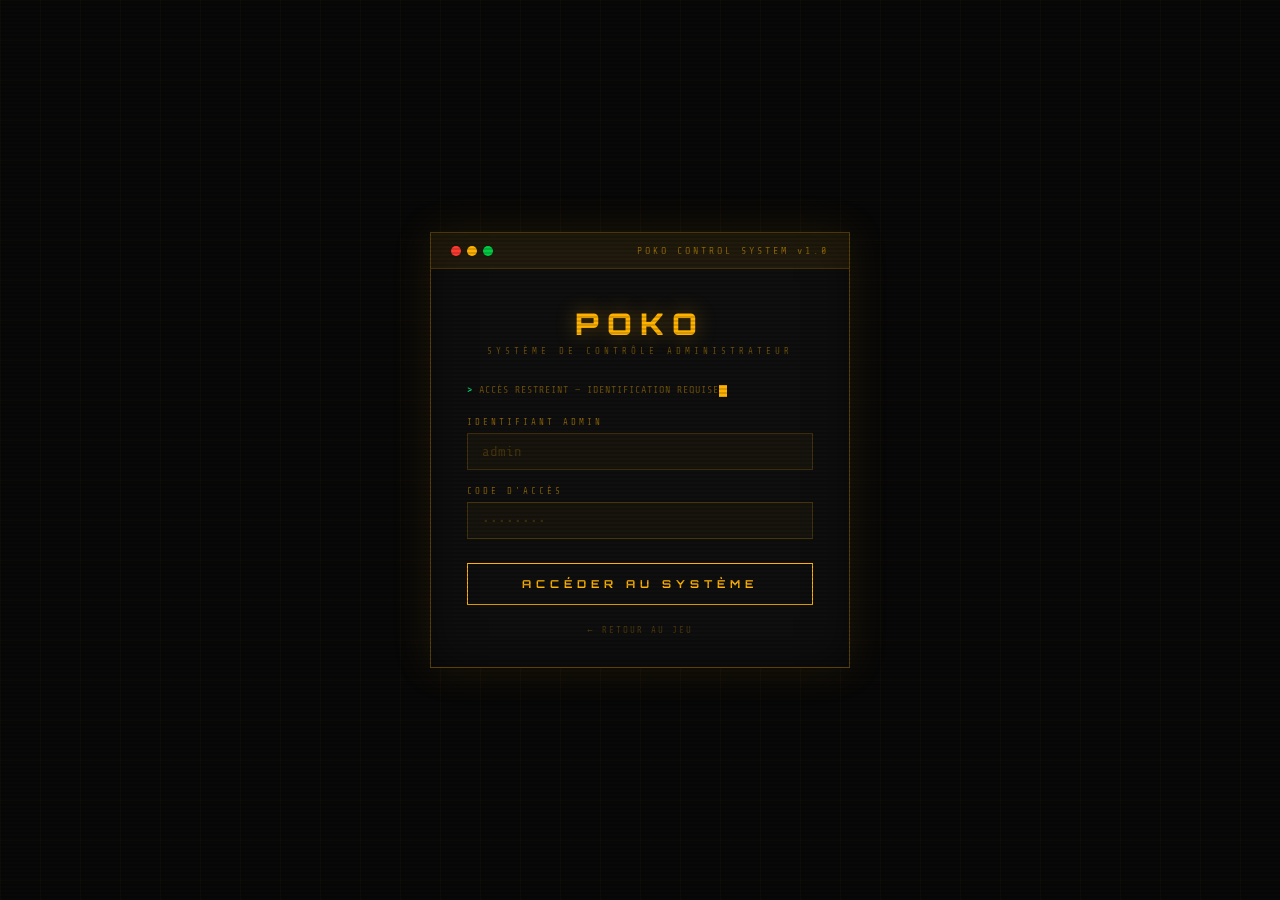
<file: admin-login.html>
<!DOCTYPE html>
<html lang="fr">
<head>
<meta charset="UTF-8">
<meta name="viewport" content="width=device-width, initial-scale=1.0">
<title>POKO — Admin</title>
<link href="https://fonts.googleapis.com/css2?family=Share+Tech+Mono&family=Orbitron:wght@400;700;900&display=swap" rel="stylesheet">
<style>
:root{--amber:#ffb300;--amber-dim:rgba(255,179,0,.15);--red:#ff3333;--green:#00ff88;--bg:#080808;--panel:#0f0f0f;}
*{margin:0;padding:0;box-sizing:border-box;}
body{background:var(--bg);font-family:'Share Tech Mono',monospace;color:var(--amber);min-height:100vh;display:flex;align-items:center;justify-content:center;overflow:hidden;}

/* Scanlines overlay */
body::before{content:'';position:fixed;inset:0;background:repeating-linear-gradient(0deg,transparent,transparent 2px,rgba(0,0,0,.15) 2px,rgba(0,0,0,.15) 4px);pointer-events:none;z-index:100;}
/* Grid pattern */
body::after{content:'';position:fixed;inset:0;background-image:linear-gradient(rgba(255,179,0,.03) 1px,transparent 1px),linear-gradient(90deg,rgba(255,179,0,.03) 1px,transparent 1px);background-size:40px 40px;pointer-events:none;}

.terminal{
  position:relative;z-index:1;
  width:420px;padding:0;
  border:1px solid rgba(255,179,0,.3);
  box-shadow:0 0 40px rgba(255,179,0,.1),inset 0 0 40px rgba(0,0,0,.5);
  background:var(--panel);
  animation:bootUp .8s ease;
}
@keyframes bootUp{from{opacity:0;transform:scale(.96)}to{opacity:1;transform:scale(1)}}

.terminal-header{
  background:rgba(255,179,0,.08);
  border-bottom:1px solid rgba(255,179,0,.2);
  padding:12px 20px;
  display:flex;align-items:center;justify-content:space-between;
}
.terminal-dots{display:flex;gap:6px;}
.dot{width:10px;height:10px;border-radius:50%;}
.dot.r{background:#ff3b30;} .dot.y{background:#ffb300;} .dot.g{background:#00cc44;}
.terminal-title{font-size:10px;letter-spacing:3px;color:rgba(255,179,0,.5);}

.terminal-body{padding:36px 36px 32px;}

.sys-logo{
  font-family:'Orbitron',monospace;font-size:30px;font-weight:900;
  color:var(--amber);letter-spacing:8px;text-align:center;margin-bottom:4px;
  text-shadow:0 0 20px rgba(255,179,0,.4);
}
.sys-sub{font-size:9px;letter-spacing:4px;color:rgba(255,179,0,.4);text-align:center;margin-bottom:28px;}

.prompt-line{
  font-size:10px;color:rgba(255,179,0,.4);
  margin-bottom:20px;letter-spacing:1px;
}
.prompt-line::before{content:'> ';color:var(--green);}

.field{margin-bottom:16px;}
.field label{display:block;font-size:9px;letter-spacing:3px;color:rgba(255,179,0,.5);margin-bottom:6px;text-transform:uppercase;}
.field input{
  width:100%;padding:10px 14px;
  background:rgba(255,179,0,.04);
  border:1px solid rgba(255,179,0,.2);
  color:var(--amber);font-family:'Share Tech Mono',monospace;font-size:14px;
  outline:none;transition:all .2s;
  caret-color:var(--amber);
}
.field input:focus{border-color:rgba(255,179,0,.6);background:rgba(255,179,0,.07);box-shadow:0 0 12px rgba(255,179,0,.1);}
.field input::placeholder{color:rgba(255,179,0,.2);}

.error-line{font-size:11px;color:var(--red);margin-bottom:14px;display:none;letter-spacing:1px;}
.error-line::before{content:'[ERR] ';}
.error-line.show{display:block;}

.btn-access{
  width:100%;padding:13px;margin-top:8px;
  background:transparent;
  border:1px solid var(--amber);
  color:var(--amber);font-family:'Orbitron',monospace;font-size:11px;font-weight:700;
  letter-spacing:5px;text-transform:uppercase;cursor:pointer;
  transition:all .3s;
  position:relative;overflow:hidden;
}
.btn-access::before{
  content:'';position:absolute;inset:0;
  background:var(--amber);transform:translateX(-101%);
  transition:transform .25s ease;
}
.btn-access:hover::before{transform:translateX(0);}
.btn-access:hover{color:#000;}
.btn-access span{position:relative;z-index:1;}

.back-link{
  display:block;text-align:center;margin-top:20px;
  font-size:9px;letter-spacing:2px;color:rgba(255,179,0,.25);
  text-decoration:none;transition:color .2s;
  text-transform:uppercase;
}
.back-link:hover{color:rgba(255,179,0,.6);}

/* Blinking cursor */
.cursor{display:inline-block;width:8px;height:12px;background:var(--amber);animation:blink .8s infinite;vertical-align:middle;}
@keyframes blink{0%,100%{opacity:1}50%{opacity:0}}
</style>
</head>
<body>
<div class="terminal">
  <div class="terminal-header">
    <div class="terminal-dots"><div class="dot r"></div><div class="dot y"></div><div class="dot g"></div></div>
    <div class="terminal-title">POKO CONTROL SYSTEM v1.0</div>
  </div>
  <div class="terminal-body">
    <div class="sys-logo">POKO</div>
    <div class="sys-sub">SYSTÈME DE CONTRÔLE ADMINISTRATEUR</div>
    <div class="prompt-line">ACCÈS RESTREINT — IDENTIFICATION REQUISE<span class="cursor"></span></div>
    <div class="error-line" id="errLine">Identifiants incorrects</div>
    <div class="field"><label>Identifiant admin</label><input type="text" id="adminUser" placeholder="admin" autocomplete="off"></div>
    <div class="field"><label>Code d'accès</label><input type="password" id="adminPass" placeholder="••••••••"></div>
    <button class="btn-access" onclick="doAdminLogin()"><span>ACCÉDER AU SYSTÈME</span></button>
    <a class="back-link" href="index.html">← Retour au jeu</a>
  </div>
</div>
<script>
// Credentials admin (modifiable ici)
const ADMIN_CREDS = { user: 'admin', pass: 'poko2024' };

document.addEventListener('keydown', e => { if(e.key==='Enter') doAdminLogin(); });

function doAdminLogin(){
  const u = document.getElementById('adminUser').value.trim();
  const p = document.getElementById('adminPass').value;
  document.getElementById('errLine').classList.remove('show');

  // Check master admin
  if(u === ADMIN_CREDS.user && p === ADMIN_CREDS.pass){
    sessionStorage.setItem('poko_admin', '1');
    sessionStorage.removeItem('poko_admin_sub');
    window.location.href = 'admin.html';
    return;
  }

  // Check sub-profiles
  try{
    const sps = JSON.parse(localStorage.getItem('poko_subprofiles')||'[]');
    const sp = sps.find(s=>s.user===u && s.pass===btoa(p));
    if(sp){
      sessionStorage.setItem('poko_admin','1');
      sessionStorage.setItem('poko_admin_sub', sp.user);
      window.location.href = 'admin.html';
      return;
    }
  }catch(e){}

  document.getElementById('errLine').classList.add('show');
  document.getElementById('adminPass').value = '';
}
</script>
</body>
</html>
</file>
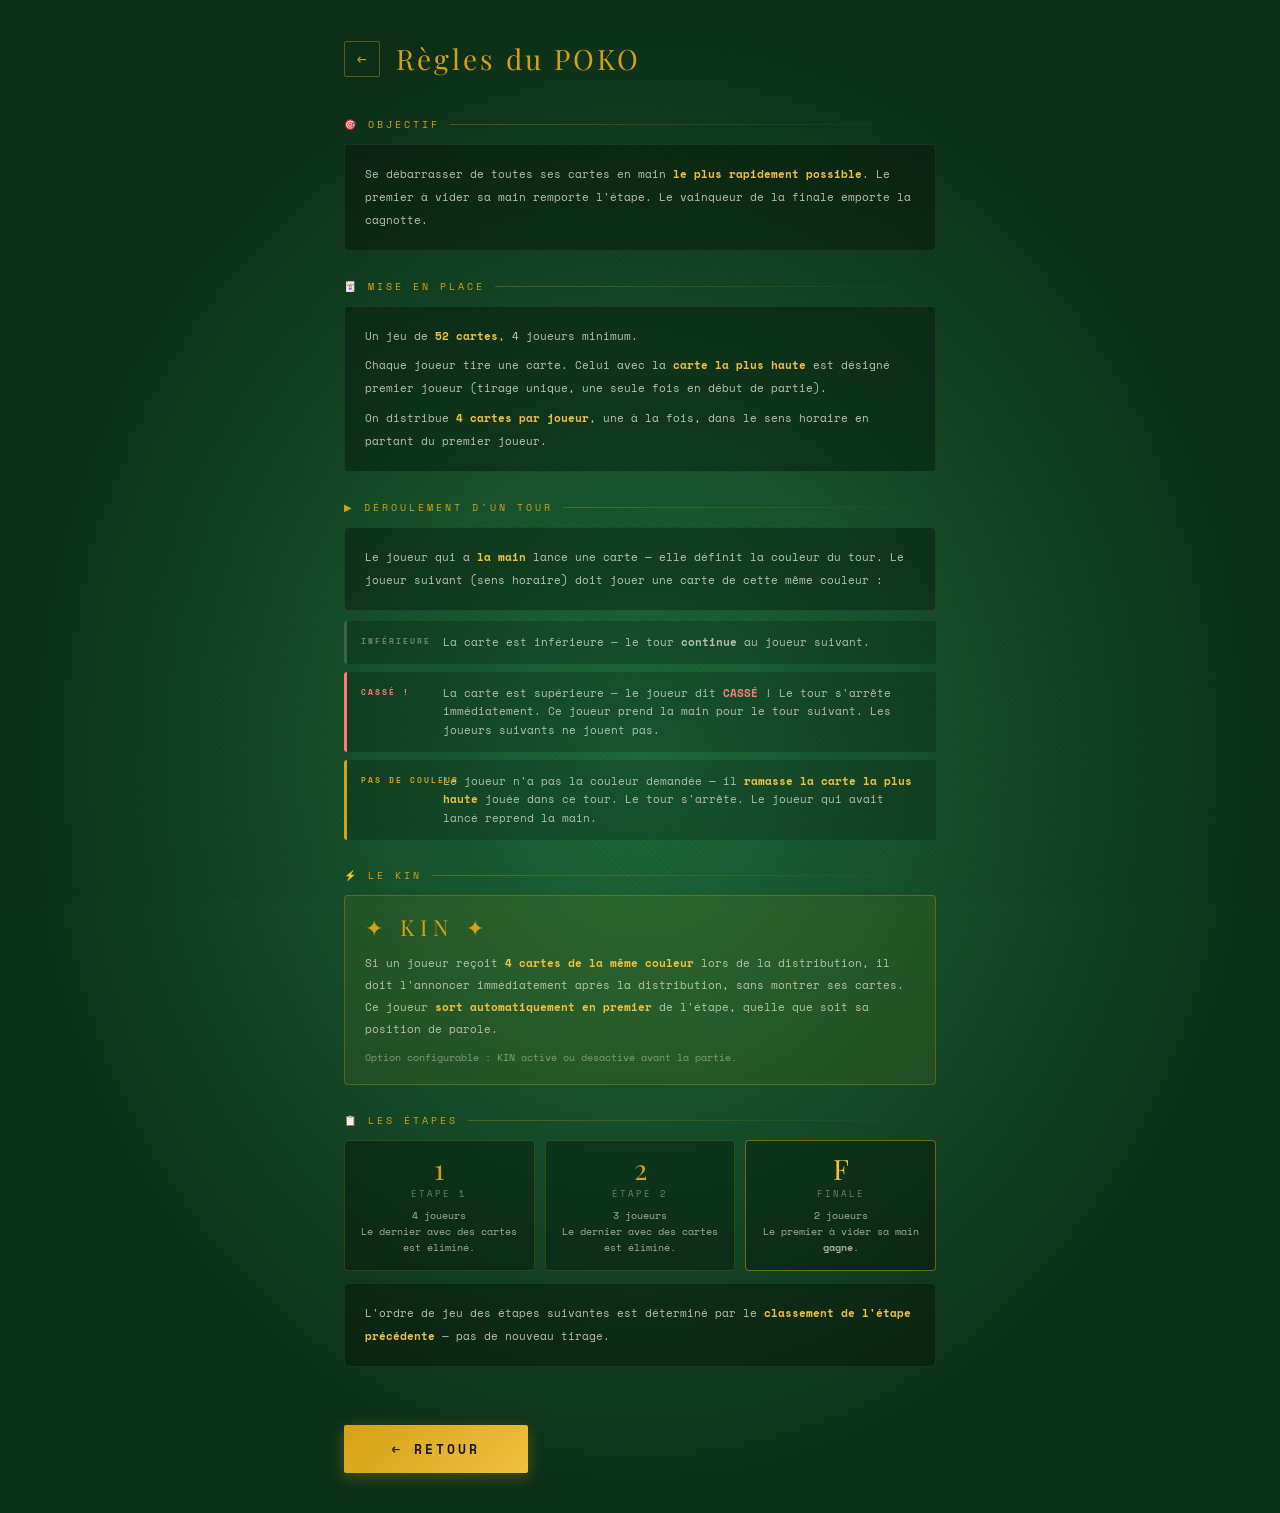
<file: rules.html>
<!DOCTYPE html>
<html lang="fr">
<head>
<meta charset="UTF-8">
<meta name="viewport" content="width=device-width, initial-scale=1.0">
<title>POKO — Règles</title>
<link href="https://fonts.googleapis.com/css2?family=Playfair+Display:wght@400;700;900&family=Space+Mono:wght@400;700&display=swap" rel="stylesheet">
<style>
  :root { --gold:#d4a017; --gold-light:#f0c040; --red:#c0392b; --white:#f5f0e8; }
  * { margin:0; padding:0; box-sizing:border-box; }
  body {
    background: radial-gradient(ellipse at center, #1e6b3a 0%, #0d3018 70%);
    min-height: 100vh;
    font-family: 'Space Mono', monospace;
    color: var(--white);
  }
  body::before {
    content:''; position:fixed; inset:0;
    background-image: repeating-linear-gradient(45deg,transparent,transparent 2px,rgba(0,0,0,.03) 2px,rgba(0,0,0,.03) 4px);
    pointer-events:none; z-index:0;
  }
  .page {
    position: relative; z-index: 1;
    max-width: 640px; margin: 0 auto; padding: 40px 24px;
    animation: fadeIn .5s ease;
  }
  @keyframes fadeIn { from { opacity:0; transform:translateY(16px); } to { opacity:1; transform:translateY(0); } }

  .page-header { display: flex; align-items: center; gap: 16px; margin-bottom: 40px; }
  .back-btn {
    width: 36px; height: 36px; border: 1px solid rgba(212,160,23,.4);
    background: transparent; color: var(--gold); border-radius: 2px;
    cursor: pointer; font-size: 16px; transition: all .2s;
    display: flex; align-items: center; justify-content: center; text-decoration: none; flex-shrink:0;
  }
  .back-btn:hover { background: rgba(212,160,23,.1); }
  .page-title { font-family: 'Playfair Display', serif; font-size: 28px; color: var(--gold); letter-spacing: 3px; }

  .rule-section { margin-bottom: 28px; }
  .rule-title {
    font-size: 10px; letter-spacing: 3px; color: var(--gold);
    text-transform: uppercase; margin-bottom: 12px;
    display: flex; align-items: center; gap: 10px;
  }
  .rule-title::after { content:''; flex:1; height:1px; background: linear-gradient(90deg, rgba(212,160,23,.3), transparent); }

  .rule-card {
    background: rgba(0,0,0,.3); border: 1px solid rgba(255,255,255,.07);
    border-radius: 5px; padding: 18px 20px;
  }
  .rule-card p { font-size: 11px; line-height: 2.1; color: rgba(245,240,232,.75); margin-bottom: 6px; }
  .rule-card p:last-child { margin-bottom: 0; }
  .hl { color: var(--gold-light); font-weight: 700; }
  .red { color: #ff7a7a; font-weight: 700; }

  /* Stage cards */
  .stages { display: flex; gap: 10px; flex-wrap: wrap; margin-top: 10px; }
  .stage-card {
    flex: 1; min-width: 120px;
    background: rgba(0,0,0,.3); border: 1px solid rgba(212,160,23,.2);
    border-radius: 4px; padding: 14px; text-align: center;
  }
  .stage-num { font-family: 'Playfair Display', serif; font-size: 28px; color: var(--gold); line-height: 1; }
  .stage-label { font-size: 9px; letter-spacing: 2px; color: rgba(245,240,232,.4); margin: 4px 0 8px; }
  .stage-desc { font-size: 10px; color: rgba(245,240,232,.65); line-height: 1.6; }

  /* Action cards */
  .actions { display: flex; flex-direction: column; gap: 8px; margin-top: 4px; }
  .action-item {
    display: flex; align-items: flex-start; gap: 12px;
    background: rgba(0,0,0,.2); border-radius: 3px; padding: 12px 14px;
    border-left: 3px solid transparent;
  }
  .action-item.lower { border-left-color: rgba(245,240,232,.2); }
  .action-item.casse  { border-left-color: #ff7a7a; }
  .action-item.nosuit { border-left-color: var(--gold); }
  .action-tag { font-size: 8px; letter-spacing: 2px; font-weight: 700; white-space: nowrap; min-width: 70px; margin-top: 2px; }
  .action-tag.lower { color: rgba(245,240,232,.4); }
  .action-tag.casse  { color: #ff7a7a; }
  .action-tag.nosuit { color: var(--gold); }
  .action-text { font-size: 11px; line-height: 1.7; color: rgba(245,240,232,.7); }

  .kin-box {
    background: rgba(212,160,23,.08); border: 1px solid rgba(212,160,23,.3);
    border-radius: 4px; padding: 16px 20px; margin-top: 10px;
  }
  .kin-title { font-family: 'Playfair Display', serif; font-size: 22px; color: var(--gold); letter-spacing: 6px; margin-bottom: 10px; }
  .kin-box p { font-size: 11px; line-height: 2; color: rgba(245,240,232,.7); }

  .btn {
    background: linear-gradient(135deg, var(--gold), var(--gold-light));
    color: #1a1a1a; border: none; padding: 14px 48px;
    font-family: 'Space Mono', monospace; font-size: 13px; font-weight: 700;
    letter-spacing: 3px; text-transform: uppercase; cursor: pointer;
    border-radius: 2px; transition: all .2s; text-decoration: none;
    display: inline-block; margin-top: 30px;
    box-shadow: 0 4px 15px rgba(212,160,23,.3);
  }
  .btn:hover { transform: translateY(-2px); box-shadow: 0 8px 25px rgba(212,160,23,.5); }
</style>
</head>
<body>
<div class="page">

  <div class="page-header">
    <a href="index.html" class="back-btn">←</a>
    <div class="page-title">Règles du POKO</div>
  </div>

  <!-- Objectif -->
  <div class="rule-section">
    <div class="rule-title">🎯 Objectif</div>
    <div class="rule-card">
      <p>Se débarrasser de toutes ses cartes en main <span class="hl">le plus rapidement possible</span>. Le premier à vider sa main remporte l'étape. Le vainqueur de la finale emporte la cagnotte.</p>
    </div>
  </div>

  <!-- Mise en place -->
  <div class="rule-section">
    <div class="rule-title">🃏 Mise en place</div>
    <div class="rule-card">
      <p>Un jeu de <span class="hl">52 cartes</span>, 4 joueurs minimum.</p>
      <p>Chaque joueur tire une carte. Celui avec la <span class="hl">carte la plus haute</span> est désigné premier joueur (tirage unique, une seule fois en début de partie).</p>
      <p>On distribue <span class="hl">4 cartes par joueur</span>, une à la fois, dans le sens horaire en partant du premier joueur.</p>
    </div>
  </div>

  <!-- Déroulement -->
  <div class="rule-section">
    <div class="rule-title">▶ Déroulement d'un tour</div>
    <div class="rule-card">
      <p>Le joueur qui a <span class="hl">la main</span> lance une carte — elle définit la couleur du tour. Le joueur suivant (sens horaire) doit jouer une carte de cette même couleur :</p>
    </div>
    <div class="actions" style="margin-top:10px;">
      <div class="action-item lower">
        <div class="action-tag lower">INFÉRIEURE</div>
        <div class="action-text">La carte est inférieure — le tour <strong>continue</strong> au joueur suivant.</div>
      </div>
      <div class="action-item casse">
        <div class="action-tag casse">CASSÉ !</div>
        <div class="action-text">La carte est supérieure — le joueur dit <span class="red">CASSÉ</span> ! Le tour s'arrête immédiatement. Ce joueur prend la main pour le tour suivant. Les joueurs suivants ne jouent pas.</div>
      </div>
      <div class="action-item nosuit">
        <div class="action-tag nosuit">PAS DE COULEUR</div>
        <div class="action-text">Le joueur n'a pas la couleur demandée — il <span class="hl">ramasse la carte la plus haute</span> jouée dans ce tour. Le tour s'arrête. Le joueur qui avait lancé reprend la main.</div>
      </div>
    </div>
  </div>

  <!-- KIN -->
  <div class="rule-section">
    <div class="rule-title">⚡ Le KIN</div>
    <div class="kin-box">
      <div class="kin-title">✦ KIN ✦</div>
      <p>Si un joueur reçoit <span class="hl">4 cartes de la même couleur</span> lors de la distribution, il doit l'annoncer immédiatement après la distribution, sans montrer ses cartes.</p>
      <p>Ce joueur <span class="hl">sort automatiquement en premier</span> de l'étape, quelle que soit sa position de parole.</p>
      <p style="margin-top:8px;color:rgba(245,240,232,.45);font-size:10px;">Option configurable : KIN activé ou désactivé avant la partie.</p>
    </div>
  </div>

  <!-- Étapes -->
  <div class="rule-section">
    <div class="rule-title">📋 Les étapes</div>
    <div class="stages">
      <div class="stage-card">
        <div class="stage-num">1</div>
        <div class="stage-label">ÉTAPE 1</div>
        <div class="stage-desc">4 joueurs<br>Le dernier avec des cartes est éliminé.</div>
      </div>
      <div class="stage-card">
        <div class="stage-num">2</div>
        <div class="stage-label">ÉTAPE 2</div>
        <div class="stage-desc">3 joueurs<br>Le dernier avec des cartes est éliminé.</div>
      </div>
      <div class="stage-card" style="border-color:rgba(212,160,23,.5);">
        <div class="stage-num" style="color:var(--gold-light);">F</div>
        <div class="stage-label">FINALE</div>
        <div class="stage-desc">2 joueurs<br>Le premier à vider sa main <strong>gagne</strong>.</div>
      </div>
    </div>
    <div class="rule-card" style="margin-top:12px;">
      <p>L'ordre de jeu des étapes suivantes est déterminé par le <span class="hl">classement de l'étape précédente</span> — pas de nouveau tirage.</p>
    </div>
  </div>

  <a href="index.html" class="btn">← RETOUR</a>

</div>
</body>
</html>
</file>
